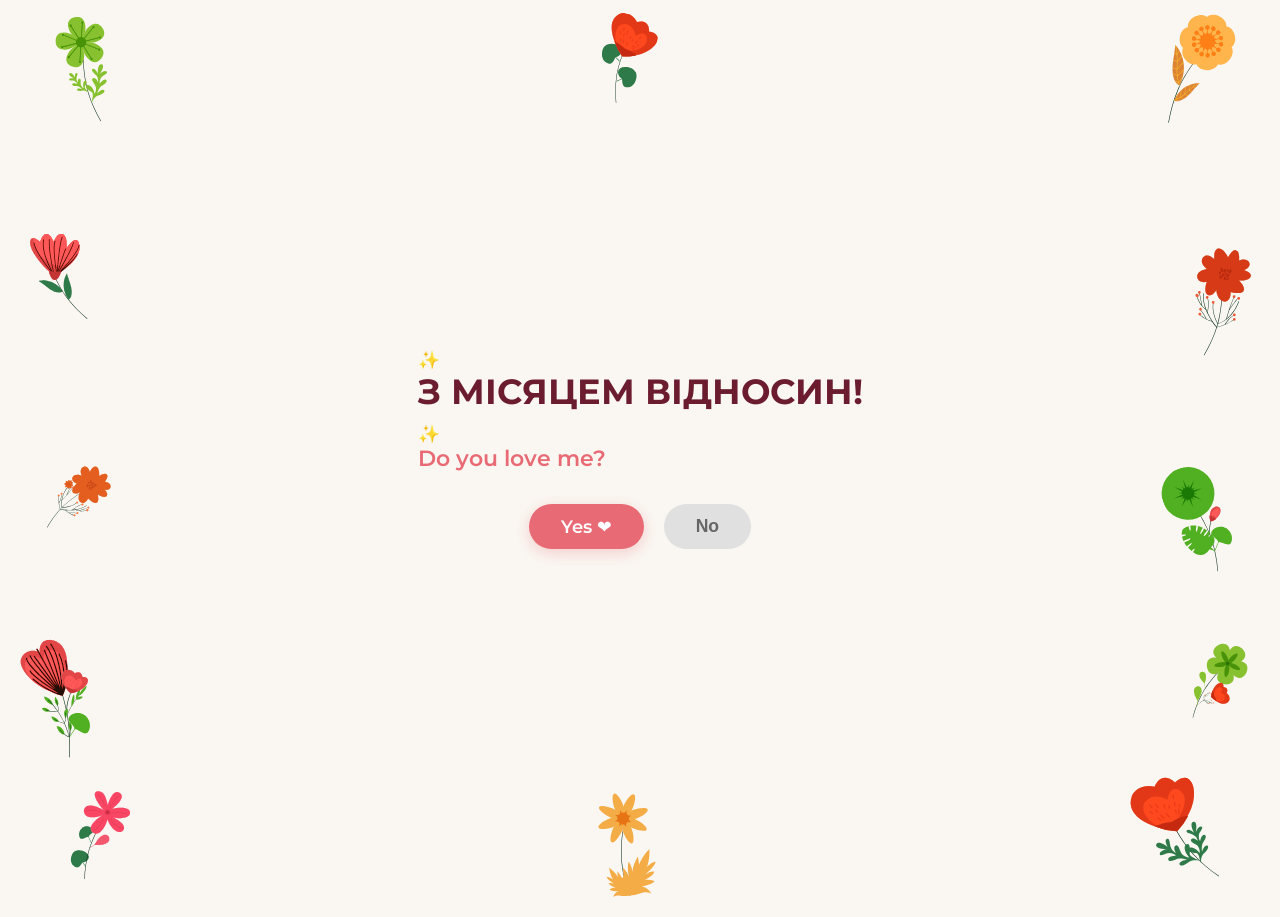
<file: index.html>
<!DOCTYPE html>
<html lang="uk">
<head>
    <meta charset="UTF-8">
    <meta name="viewport" content="width=device-width, initial-scale=1.0">
    <title>З місяцем відносин! ❤️</title>
    <link rel="preconnect" href="https://fonts.googleapis.com">
    <link rel="preconnect" href="https://fonts.gstatic.com" crossorigin>
    <link href="https://fonts.googleapis.com/css2?family=Caveat:wght@600;700&family=Montserrat:wght@400;600;700&display=swap" rel="stylesheet">
    <link rel="stylesheet" href="style.css">
</head>
<body>
    <div class="flowers-container">
        <img src="img/flowers/1.svg" class="flower flower-1" alt="Flower 1">
        <img src="img/flowers/2.svg" class="flower flower-2" alt="Flower 2">
        <img src="img/flowers/3.svg" class="flower flower-3" alt="Flower 3">
        <img src="img/flowers/4.svg" class="flower flower-4" alt="Flower 4">
        <img src="img/flowers/5.svg" class="flower flower-5" alt="Flower 5">
        <img src="img/flowers/6.svg" class="flower flower-6" alt="Flower 6">
        <img src="img/flowers/7.svg" class="flower flower-7" alt="Flower 7">
        <img src="img/flowers/8.svg" class="flower flower-8" alt="Flower 8">
        <img src="img/flowers/9.svg" class="flower flower-9" alt="Flower 9">
        <img src="img/flowers/10.svg" class="flower flower-10" alt="Flower 10">
        <img src="img/flowers/11.svg" class="flower flower-11" alt="Flower 11">
        <img src="img/flowers/12.svg" class="flower flower-12" alt="Flower 12">
    </div>

    <main class="main-card">
        <div class="badge">
            <span style="font-size: 1.1rem;">✨</span>
            <h1>З МІСЯЦЕМ ВІДНОСИН!</h1>
            <span style="font-size: 1.1rem;">✨</span>
        </div>

        <h2 class="question-title">Do you love me?</h2>

        <div class="buttons-group" id="btnGroup">
            <a href="congratulations.html" class="button-yes">Yes ❤️</a>
            <button class="button-no" id="noBtn">No</button>
        </div>
    </main>

    <script src="script.js"></script>
</body>
</html>
</file>
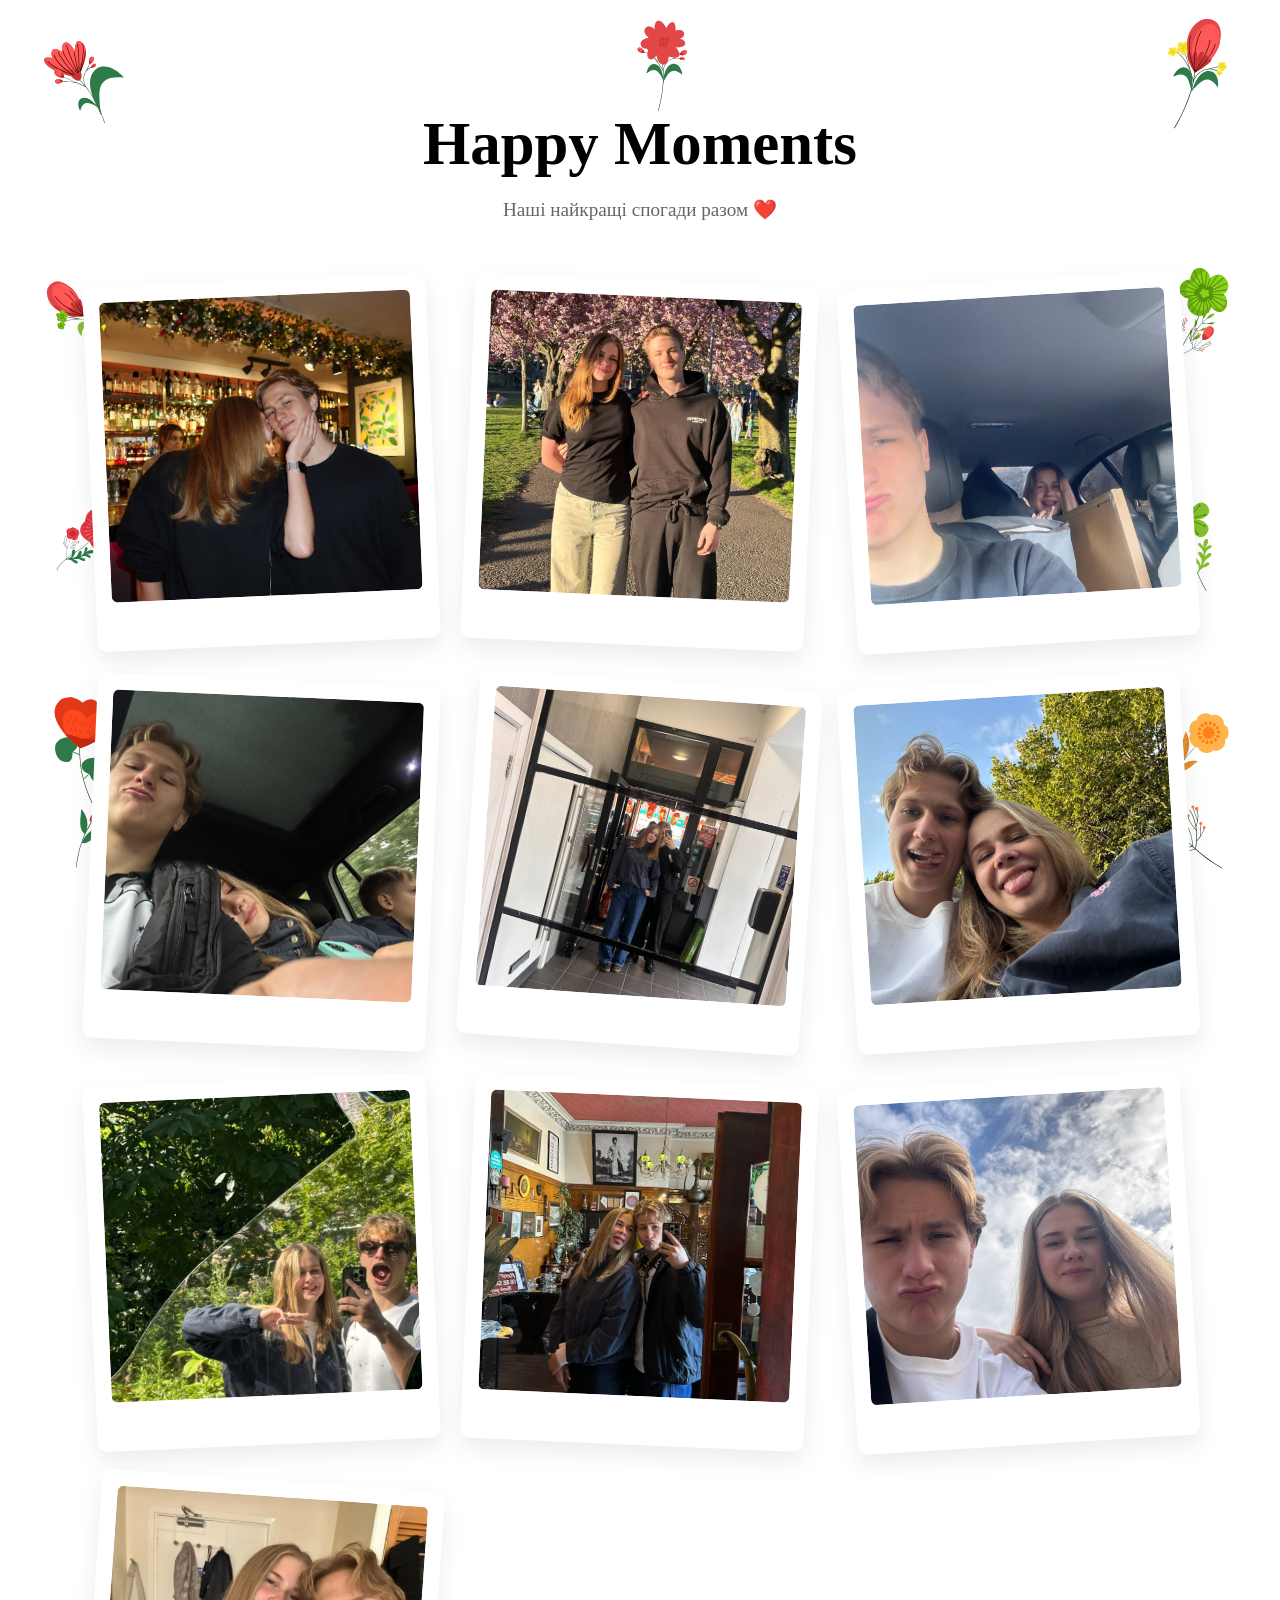
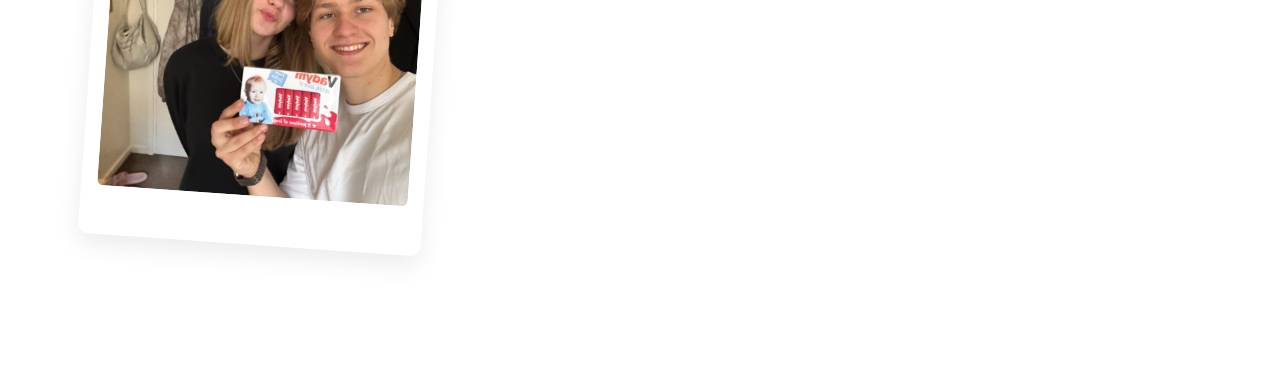
<file: album.html>
<!DOCTYPE html>
<html lang="en">
<head>
    <meta charset="UTF-8">
    <meta name="viewport" content="width=device-width, initial-scale=1.0">
    <title>Happy Moments Album</title>
    <link rel="stylesheet" href="style_album.css">
    <link rel="preconnect" href="https://fonts.googleapis.com">
    <link rel="preconnect" href="https://fonts.gstatic.com" crossorigin>
    <link href="https://fonts.googleapis.com/css2?family=Caveat:wght@600&family=Montserrat:wght@400;600;700&display=swap" rel="stylesheet">
</head>
<body class="album-page">
    <div class="flowers-container">
        <img src="img/flowers/25.svg" class="flower flower-1" alt="Flower 1">
        <img src="img/flowers/26.svg" class="flower flower-2" alt="Flower 2">
        <img src="img/flowers/27.svg" class="flower flower-3" alt="Flower 3">
        <img src="img/flowers/28.svg" class="flower flower-4" alt="Flower 4">
        <img src="img/flowers/29.svg" class="flower flower-5" alt="Flower 5">
        <img src="img/flowers/30.svg" class="flower flower-6" alt="Flower 6">
        <img src="img/flowers/1.svg" class="flower flower-7" alt="Flower 7">
        <img src="img/flowers/2.svg" class="flower flower-8" alt="Flower 8">
        <img src="img/flowers/3.svg" class="flower flower-9" alt="Flower 9">
        <img src="img/flowers/4.svg" class="flower flower-10" alt="Flower 10">
        <img src="img/flowers/5.svg" class="flower flower-11" alt="Flower 11">
        <img src="img/flowers/6.svg" class="flower flower-12" alt="Flower 12">
    </div>

    <header class="album-header">
        <h1>Happy Moments</h1>
        <p>Наші найкращі спогади разом ❤️</p>
    </header>

    <main class="gallery-container">
        <div class="polaroid"><img src="img/photo/1.jpg" alt="Moment 1"></div>
        <div class="polaroid"><img src="img/photo/2.jpg" alt="Moment 2"></div>
        <div class="polaroid"><img src="img/photo/3.jpg" alt="Moment 3"></div>
        <div class="polaroid"><img src="img/photo/4.jpg" alt="Moment 4"></div>
        <div class="polaroid"><img src="img/photo/5.jpg" alt="Moment 5"></div>
        <div class="polaroid"><img src="img/photo/6.jpg" alt="Moment 6"></div>
        <div class="polaroid"><img src="img/photo/7.jpg" alt="Moment 7"></div>
        <div class="polaroid"><img src="img/photo/8.jpg" alt="Moment 8"></div>
        <div class="polaroid"><img src="img/photo/9.jpg" alt="Moment 9"></div>
        <div class="polaroid"><img src="img/photo/10.jpg" alt="Moment 10"></div>
    </main>
</body>
</html>
</file>
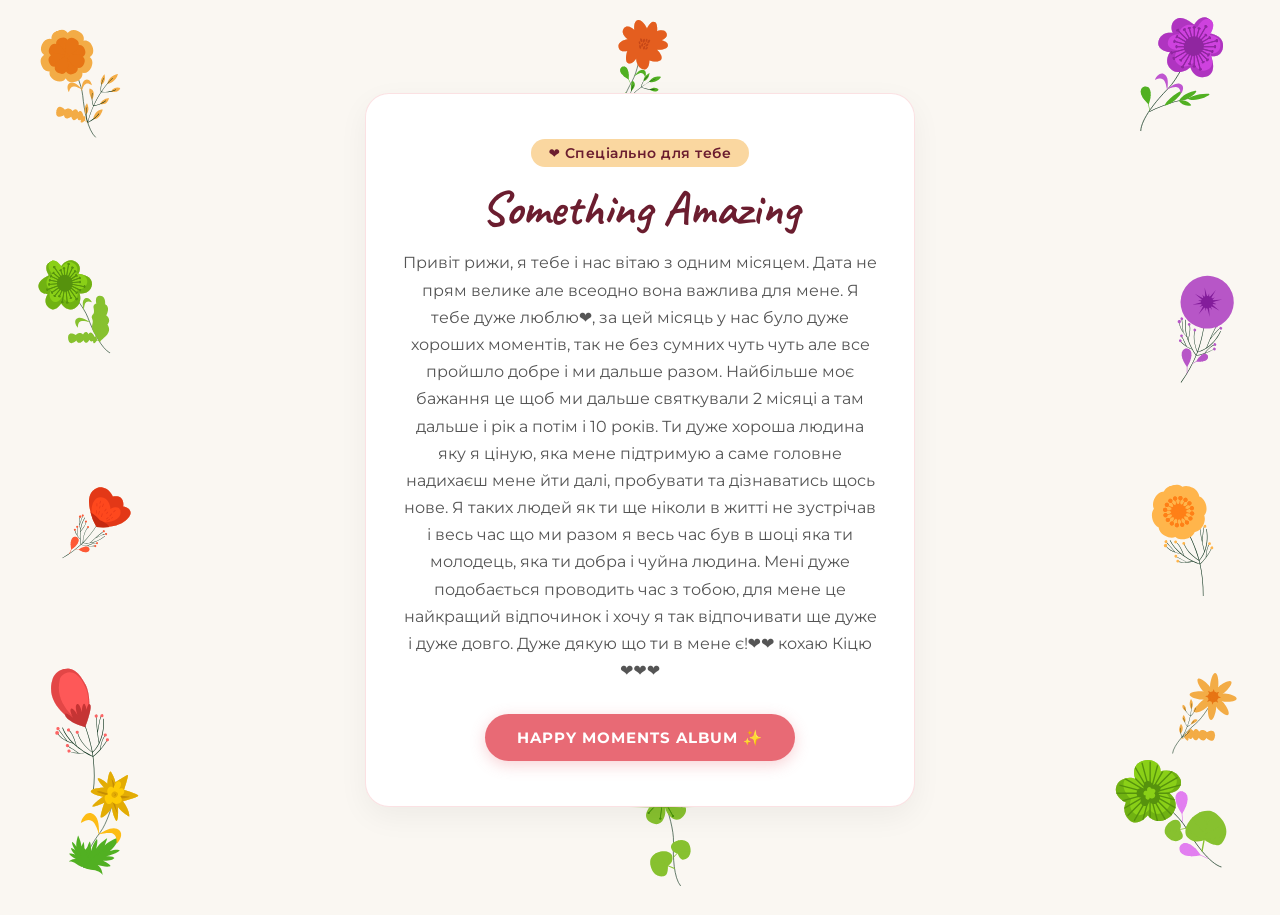
<file: congratulations.html>
<!DOCTYPE html>
<html lang="en">
<head>
    <meta charset="UTF-8">
    <meta name="viewport" content="width=device-width, initial-scale=1.0">
    <link rel="stylesheet" href="style_congratulations.css">
    <link rel="preconnect" href="https://fonts.googleapis.com">
    <link rel="preconnect" href="https://fonts.gstatic.com" crossorigin>
    <link href="https://fonts.googleapis.com/css2?family=Caveat:wght@600&family=Montserrat:wght@400;600;700&display=swap" rel="stylesheet">
    <title>Something Amazing</title>
</head>
<body>
    <div class="flowers-container">
        <img src="img/flowers/13.svg" class="flower flower-1" alt="Flower 1">
        <img src="img/flowers/14.svg" class="flower flower-2" alt="Flower 2">
        <img src="img/flowers/15.svg" class="flower flower-3" alt="Flower 3">
        <img src="img/flowers/16.svg" class="flower flower-4" alt="Flower 4">
        <img src="img/flowers/17.svg" class="flower flower-5" alt="Flower 5">
        <img src="img/flowers/18.svg" class="flower flower-6" alt="Flower 6">
        <img src="img/flowers/19.svg" class="flower flower-7" alt="Flower 7">
        <img src="img/flowers/20.svg" class="flower flower-8" alt="Flower 8">
        <img src="img/flowers/21.svg" class="flower flower-9" alt="Flower 9">
        <img src="img/flowers/22.svg" class="flower flower-10" alt="Flower 10">
        <img src="img/flowers/23.svg" class="flower flower-11" alt="Flower 11">
        <img src="img/flowers/24.svg" class="flower flower-12" alt="Flower 12">
    </div>
    <main class="content-card">
        <span class="ribbon-tag">❤️ Спеціально для тебе</span>
        <h1>Something Amazing</h1>
        <p class="description">
           Привіт рижи, я тебе і нас вітаю з одним місяцем. Дата не прям велике але всеодно вона важлива для мене. Я тебе дуже люблю❤️, за цей місяць у нас було дуже хороших моментів, так не без сумних чуть чуть але все пройшло добре і ми дальше разом. Найбільше моє бажання це щоб ми дальше святкували 2 місяці а там дальше і рік а потім і 10 років. Ти дуже хороша людина яку я ціную, яка мене підтримую а саме головне надихаєш мене йти далі, пробувати та дізнаватись щось нове. Я таких людей як ти ще ніколи в житті не зустрічав і весь час що ми разом я весь час був в шоці яка ти молодець, яка ти добра і чуйна людина. Мені дуже подобається проводить час з тобою, для мене це найкращий відпочинок і хочу я так відпочивати ще дуже і дуже довго. Дуже дякую що ти в мене є!❤️❤️ кохаю Кіцю❤️❤️❤️
        </p>
        <a href="album.html" class="album-btn">HAPPY MOMENTS ALBUM ✨</a>
    </main>
</body>
</html>
</file>
<file: style.css>
/* --- Color Palette & Reset --- */
:root {
    --bg-color: #FAF7F2;
    --card-bg: #FFFFFF;
    --primary-accent: #E86A75;
    --primary-hover: #D85560;
    --text-dark: #2C2C2C;
    --text-heading: #6B1D2F;
    --secondary-blue: #5D8AA8;
    --font-main: 'Montserrat', system-ui, -apple-system, sans-serif;
}

* {
    box-sizing: border-box;
    margin: 0;
    padding: 0;
}

body {
    background-color: var(--bg-color);
    font-family: var(--font-main);
    color: var(--text-dark);
    min-height: 100vh;
    overflow-x: hidden;
    position: relative;
    display: flex;
    justify-content: center;
    align-items: center;
}

/* --- Container Layout --- */
.container {
    background-color: var(--card-bg);
    padding: 50px 40px;
    border-radius: 24px;
    box-shadow: 0 10px 30px rgba(0, 0, 0, 0.06);
    border: 1px solid rgba(232, 106, 117, 0.15);
    text-align: center;
    max-width: 500px;
    width: 90%;
    z-index: 10;
    position: relative;
}

h1 {
    color: var(--text-heading);
    font-size: 2.2rem;
    font-weight: 700;
    margin-bottom: 10px;
}

h2 {
    color: var(--primary-accent);
    font-size: 1.4rem;
    font-weight: 600;
    margin-bottom: 30px;
}

/* --- Buttons --- */
.buttons-group {
    display: flex;
    justify-content: center;
    align-items: center;
    gap: 20px;
    position: relative;
    min-height: 50px;
}

.button-yes {
    background-color: var(--primary-accent);
    color: #FFFFFF;
    border: none;
    padding: 12px 32px;
    font-size: 1.1rem;
    font-weight: 600;
    border-radius: 30px;
    cursor: pointer;
    box-shadow: 0 4px 15px rgba(232, 106, 117, 0.3);
    transition: all 0.3s ease;
    text-decoration: none;
    display: inline-block;
}

.button-yes:hover {
    background-color: var(--primary-hover);
    transform: scale(1.05);
}

.button-no {
    background-color: #E0E0E0;
    color: #666666;
    border: none;
    padding: 12px 32px;
    font-size: 1.1rem;
    font-weight: 600;
    border-radius: 30px;
    cursor: pointer;
    transition: position 0.2s ease;
    z-index: 20;
}

/* --- Flower Scatter Styling & Unified Transforms --- */
.flower {
    position: absolute;
    width: 100px;
    height: 100px;
    object-fit: contain;
    z-index: 1;
    pointer-events: none;
    transition: transform 0.3s ease;
}

/* Corrected explicitly using transform shorthand */
.flower-1  { top: 2%;   left: 3%;   transform: rotate(-15deg) scale(1.1); }
.flower-2  { top: 1%;   left: 45%;  transform: rotate(10deg)  scale(0.9); }
.flower-3  { top: 2%;   right: 3%;  transform: rotate(25deg)  scale(1.2); }

.flower-4  { top: 25%;  left: 1%;   transform: rotate(-35deg) scale(1.0); }
.flower-5  { top: 28%;  right: 1%;  transform: rotate(15deg)  scale(1.1); }

.flower-6  { top: 50%;  left: 2%;   transform: rotate(45deg)  scale(0.8); }
.flower-7  { top: 52%;  right: 2%;  transform: rotate(-20deg) scale(1.1); }

.flower-8  { top: 72%;  left: 1%;   transform: rotate(-10deg) scale(1.2); }
.flower-9  { top: 70%;  right: 1%;  transform: rotate(30deg)  scale(0.9); }

.flower-10 { bottom: 2%; left: 4%;   transform: rotate(18deg)  scale(1.0); }
.flower-11 { bottom: 1%; left: 45%;  transform: rotate(-5deg)  scale(1.1); }
.flower-12 { bottom: 2%; right: 4%;  transform: rotate(-40deg) scale(1.2); }

/* Responsive adjustments */
@media (max-width: 600px) {
    .flower {
        width: 65px;
        height: 65px;
    }
    .container {
        padding: 35px 20px;
    }
    h1 {
        font-size: 1.7rem;
    }
}
</file>
<file: style_album.css>
/* --- Album Page Styles --- */
.album-page {
    /* Allow scrolling down through all photos */
    overflow-y: auto !important; 
    display: flex;
    flex-direction: column;
    align-items: center;
    padding: 60px 20px;
}

.album-header {
    text-align: center;
    margin-bottom: 40px;
    z-index: 10;
}

.album-header h1 {
    font-family: var(--font-handwriting);
    font-size: 3.8rem;
    color: var(--text-heading);
    margin-bottom: 5px;
}

.album-header p {
    font-size: 1.2rem;
    color: #666;
}

/* --- Larger Photo Grid --- */
.gallery-container {
    display: grid;
    /* Increased minimum width from 220px to 280px to make images bigger */
    grid-template-columns: repeat(auto-fill, minmax(280px, 1fr));
    gap: 35px;
    max-width: 1100px;
    width: 100%;
    z-index: 10;
    margin-bottom: 60px;
}

/* --- Bigger Polaroid Card Design --- */
.polaroid {
    background-color: #FFFFFF;
    padding: 16px 16px 45px 16px;
    border-radius: 10px;
    box-shadow: 0 10px 25px rgba(0, 0, 0, 0.08);
    transition: all 0.3s cubic-bezier(0.25, 0.8, 0.25, 1);
    cursor: pointer;
}

.polaroid img {
    width: 100%;
    /* Increased height from 220px to 300px for larger photos */
    height: 300px;
    object-fit: cover;
    border-radius: 6px;
}

/* Scrapbook Rotations */
.polaroid:nth-child(odd) { transform: rotate(-2.5deg); }
.polaroid:nth-child(even) { transform: rotate(2.5deg); }
.polaroid:nth-child(3n) { transform: rotate(-3.5deg); }
.polaroid:nth-child(5n) { transform: rotate(4deg); }

/* Hover Animation */
.polaroid:hover {
    transform: translateY(-10deg) scale(1.04) rotate(0deg) !important;
    box-shadow: 0 18px 35px rgba(232, 106, 117, 0.3);
    z-index: 12;
}

/* --- Fixed Screen Edge Flowers (Matches Landing Page) --- */
.flowers-container {
    position: fixed;
    top: 0;
    left: 0;
    width: 100vw;
    height: 100vh;
    pointer-events: none; /* Let clicks pass through to photos */
    z-index: 1;
}

.flower {
    position: absolute;
    width: 95px;
    height: 95px;
    object-fit: contain;
}

/* Edge Positions & Transformations */
.flower-1  { top: 3%;   left: 3%;   transform: rotate(-20deg) scale(1.1); }
.flower-2  { top: 2%;   left: 48%;  transform: rotate(15deg)  scale(0.95); }
.flower-3  { top: 3%;   right: 3%;  transform: rotate(30deg)  scale(1.2); }

.flower-4  { top: 30%;  left: 3%;   transform: rotate(-35deg) scale(1.0); }
.flower-5  { top: 30%;  right: 3%;  transform: rotate(20deg)  scale(1.1); }

.flower-6  { top: 55%;  left: 3%;   transform: rotate(45deg)  scale(0.85); }
.flower-7  { top: 55%;  right: 3%;  transform: rotate(-15deg) scale(1.05); }

.flower-8  { top: 78%;  left: 3%;   transform: rotate(-10deg) scale(1.15); }
.flower-9  { top: 78%;  right: 3%;  transform: rotate(35deg)  scale(0.9); }

.flower-10 { bottom: 3%; left: 4%;   transform: rotate(22deg)  scale(1.0); }
.flower-11 { bottom: 2%; left: 48%;  transform: rotate(-12deg) scale(1.1); }
.flower-12 { bottom: 3%; right: 4%;  transform: rotate(-45deg) scale(1.25); }

/* Responsive adjustments */
@media (max-width: 600px) {
    .polaroid img {
        height: 240px; /* Scaled down for mobile screens */
    }
    .flower {
        width: 60px;
        height: 60px;
    }
}
</file>
<file: style_congratulations.css>
/* --- Global Theme & Palette --- */
:root {
    --bg-color: #FAF7F2;          /* Cream background */
    --card-bg: #FFFFFF;           /* Pure white card */
    --primary-accent: #E86A75;    /* Coral Pink */
    --primary-hover: #D85560;     /* Darker Coral */
    --ribbon-bg: #FAD7A0;         /* Soft Peach Yellow */
    --text-dark: #2C2C2C;         /* Main body text */
    --text-heading: #6B1D2F;      /* Deep burgundy */
    --font-handwriting: 'Caveat', cursive;
    --font-main: 'Montserrat', system-ui, -apple-system, sans-serif;
}

* {
    box-sizing: border-box;
    margin: 0;
    padding: 0;
}

body {
    background-color: var(--bg-color);
    font-family: var(--font-main);
    color: var(--text-dark);
    min-height: 100vh;
    display: flex;
    justify-content: center;
    align-items: center;
    position: relative;
    overflow-x: hidden;
    padding: 20px;
}

/* --- Content Card --- */
.content-card {
    background-color: var(--card-bg);
    padding: 45px 35px;
    border-radius: 24px;
    box-shadow: 0 10px 30px rgba(0, 0, 0, 0.05);
    border: 1px solid rgba(232, 106, 117, 0.2);
    text-align: center;
    max-width: 550px;
    width: 100%;
    z-index: 10;
    position: relative;
    backdrop-filter: blur(5px);
}

.ribbon-tag {
    display: inline-block;
    background-color: var(--ribbon-bg);
    color: var(--text-heading);
    padding: 6px 18px;
    border-radius: 20px;
    font-size: 0.85rem;
    font-weight: 600;
    margin-bottom: 15px;
    letter-spacing: 0.5px;
}

h1 {
    font-family: var(--font-handwriting);
    font-size: 3rem;
    color: var(--text-heading);
    margin-bottom: 15px;
    line-height: 1.1;
}

.description {
    font-size: 1rem;
    line-height: 1.7;
    color: #555555;
    margin-bottom: 30px;
}

/* --- Album Link Button --- */
.album-btn {
    display: inline-block;
    background-color: var(--primary-accent);
    color: #FFFFFF;
    text-decoration: none;
    padding: 14px 32px;
    border-radius: 30px;
    font-weight: 700;
    font-size: 0.95rem;
    letter-spacing: 1px;
    box-shadow: 0 4px 15px rgba(232, 106, 117, 0.3);
    transition: all 0.3s ease;
}

.album-btn:hover {
    background-color: var(--primary-hover);
    transform: translateY(-3px) scale(1.02);
    box-shadow: 0 8px 22px rgba(232, 106, 117, 0.4);
}

/* --- Flowers Scattering & Rotations --- */
.flowers-container {
    position: absolute;
    top: 0;
    left: 0;
    width: 100%;
    height: 100%;
    pointer-events: none;
}

.flower {
    position: absolute;
    width: 110px;
    height: 110px;
    object-fit: contain;
    z-index: 1;
    transition: transform 0.3s ease;
}

/* Precise flower positions around the screen edges */
.flower-1  { top: 3%;   left: 3%;   transform: rotate(-20deg) scale(1.1); }
.flower-2  { top: 2%;   left: 46%;  transform: rotate(15deg)  scale(0.95); }
.flower-3  { top: 3%;   right: 3%;  transform: rotate(30deg)  scale(1.2); }

.flower-4  { top: 28%;  left: 2%;   transform: rotate(-35deg) scale(1.0); }
.flower-5  { top: 30%;  right: 2%;  transform: rotate(20deg)  scale(1.1); }

.flower-6  { top: 52%;  left: 3%;   transform: rotate(45deg)  scale(0.85); }
.flower-7  { top: 54%;  right: 3%;  transform: rotate(-15deg) scale(1.05); }

.flower-8  { top: 75%;  left: 2%;   transform: rotate(-10deg) scale(1.15); }
.flower-9  { top: 73%;  right: 2%;  transform: rotate(35deg)  scale(0.9); }

.flower-10 { bottom: 3%; left: 4%;   transform: rotate(22deg)  scale(1.0); }
.flower-11 { bottom: 2%; left: 48%;  transform: rotate(-12deg) scale(1.1); }
.flower-12 { bottom: 3%; right: 4%;  transform: rotate(-45deg) scale(1.25); }

/* Mobile Adjustments */
@media (max-width: 600px) {
    .flower {
        width: 65px;
        height: 65px;
    }
    .content-card {
        padding: 30px 20px;
    }
    h1 {
        font-size: 2.3rem;
    }
}
</file>
